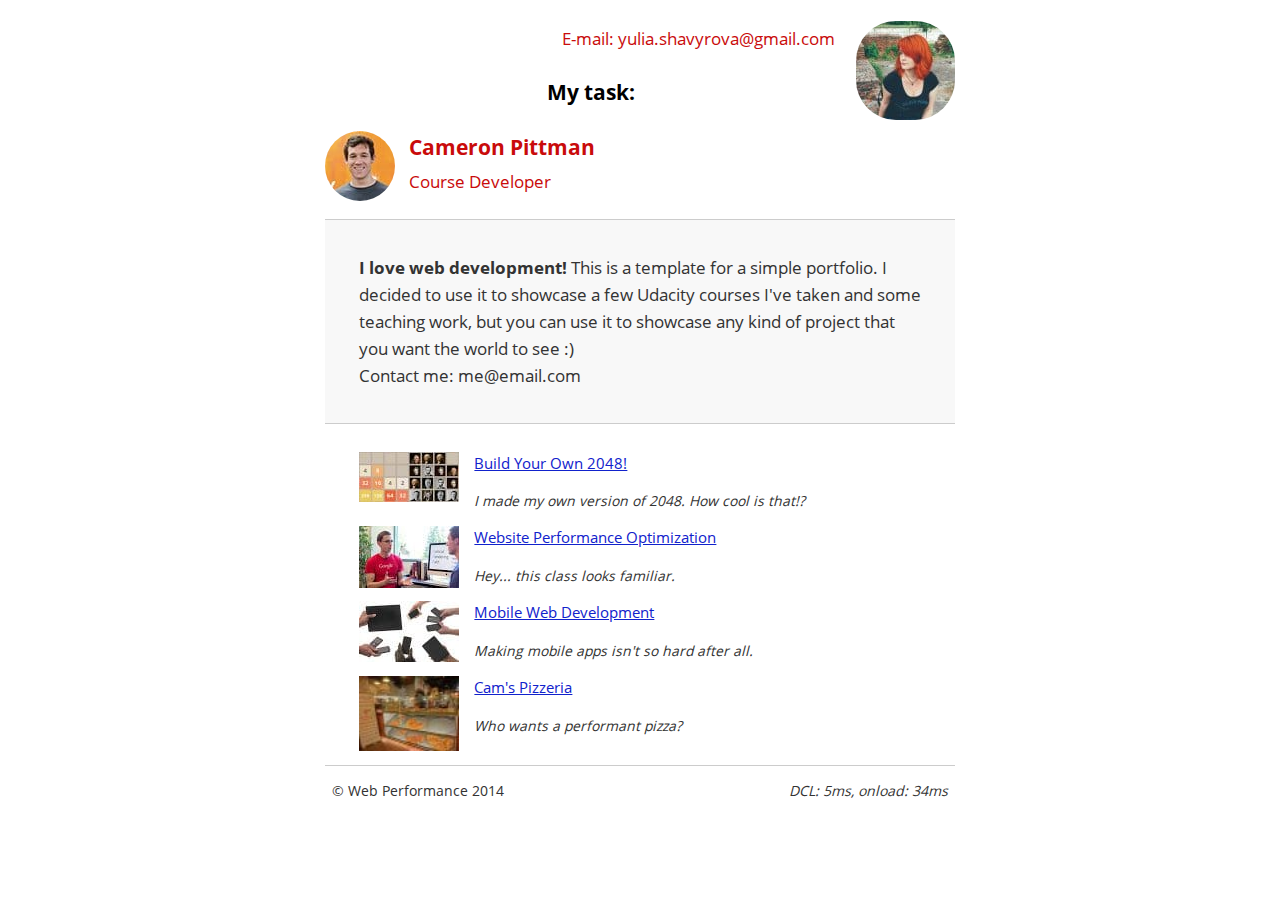
<file: index.html>
<!DOCTYPE html>
<html lang="en">
 <style>@font-face{font-family:'Open Sans';font-style:normal;font-weight:400;src:local('Open Sans'),local('OpenSans'),url(fonts/OpenSans400Cyr.woff2) format('woff2');unicode-range:U+0400-045F,U+0490-0491,U+04B0-04B1,U+2116}@font-face{font-family:'Open Sans';font-style:normal;font-weight:400;src:local('Open Sans'),local('OpenSans'),url(fonts/OpenSans400Lat.woff2) format('woff2');unicode-range:U+0000-00FF,U+0131,U+0152-0153,U+02C6,U+02DA,U+02DC,U+2000-206F,U+2074,U+20AC,U+2212,U+2215}@font-face{font-family:'Open Sans';font-style:normal;font-weight:700;src:local('Open Sans Bold'),local('OpenSans-Bold'),url(fonts/OpenSans700Cyr.woff2) format('woff2');unicode-range:U+0400-045F,U+0490-0491,U+04B0-04B1,U+2116}@font-face{font-family:'Open Sans';font-style:normal;font-weight:700;src:local('Open Sans Bold'),local('OpenSans-Bold'),url(fonts/OpenSans700Lat.woff2) format('woff2');unicode-range:U+0000-00FF,U+0131,U+0152-0153,U+02C6,U+02DA,U+02DC,U+2000-206F,U+2074,U+20AC,U+2212,U+2215}html{overflow-y:scroll;-webkit-tap-highlight-color:rgba(0,0,0,0);-ms-text-size-adjust:100%;-webkit-text-size-adjust:none;}</style><head><meta charset="utf-8"><meta name="viewport" content="width=device-width, initial-scale=1"><title>Cameron Pittman: Portfolio</title><link href="css/print.css" rel="stylesheet" media="print"><script async src="https://www.google-analytics.com/analytics.js"></script><script async src="js/perfmatters.js"></script></head><style>body{margin:0;font-size:14px;line-height:1.61;font-weight:400;background:#fff;}body,button,input,select,textarea{font-family:'Open Sans',sans-serif;color:#333;}header,footer,.container{max-width:45em;margin:0 auto;}header{padding:0 0.5em;color:#C90B0B;}header img{border-radius:40px;float:left;}header p{font-size:1.5em;font-weight:bold;padding-left:4em;}header p span{font-size:0.8em;font-weight:normal;}@media only screen and (max-width:480px){body{font-size: 12px;}header p{padding-left: 4.5em;}}</style><body><header><style>img{border:0;max-width:100%;}.my-photo{float:right;}.my-info{text-align:right;padding-right:120px}h3{font-size:1.5em;color:#000;text-align:center;}</style><img src="img/photo_99x99-min.jpg" alt="" class="my-photo"><p class="my-info"><span>E-mail: yulia.shavyrova@gmail.com</span></p><h3>My task:</h3><a href="/"><img src="img/profilepic-min.jpg"></a><p>Cameron Pittman<br><span>Course Developer</span></p></header><div class="container"><style>b,strong{font-weight:bold;}.hero{padding:2em;background-color:#f8f8f8;font-size:1.2em;border-bottom:1px solid #ccc;border-top:1px solid #ccc;}</style><div class="hero"><strong>I love web development!</strong> This is a template for a simple portfolio. I decided to use it to showcase a few Udacity courses I've taken and some teaching work, but you can use it to showcase any kind of project that you want the world to see :) <br> Contact me: me@email.com</div><style>  a{color:#12C;}a:visited{color:#61C;}a:focus{outline:thin dotted;}a:hover,a:active{color:#c00;outline:0;}.content{padding:1em 1em;}.content li{list-style-type:none;font-size:1.1em;}li img{float:left;padding-right:1em;}li p{font-size:0.9em;font-style:italic;}ul,ol{margin:1em 0;padding:0 0 0 20px;}</style><div class="content"><ul><li><img src="img/2048-min.jpg"><a href="project-2048.html">Build Your Own 2048!</a><p>I made my own version of 2048. How cool is that!?</p></li><li><img src="img/webperf-min.jpg"><a href="project-webperf.html">Website Performance Optimization</a><p>Hey... this class looks familiar.</p></li><li><img src="img/webdev-min.jpg"><a href="project-mobile.html">Mobile Web Development</a><p>Making mobile apps isn't so hard after all.</p></li><li><img style="width: 100px;" src="views/images/pizzeria-min.jpg"><a href="views/pizza.html">Cam's Pizzeria</a><p>Who wants a performant pizza?</p></li></ul></div><style>footer{padding:0 0.5em;border-top:1px solid #ccc;}footer span{float:right;font-style:italic;}</style><footer><p>&copy; Web Performance 2014 <span id="crp-stats"></span></p></footer></div><script>(function(w,g){w['GoogleAnalyticsObject']=g;w[g]=w[g]||function(){(w[g].q=w[g].q||[]).push(arguments)};w[g].l=1*new Date();})(window,'ga');ga('create', 'UA-XXXX-Y');ga('send', 'pageview');</script></body>
</html>
</file>
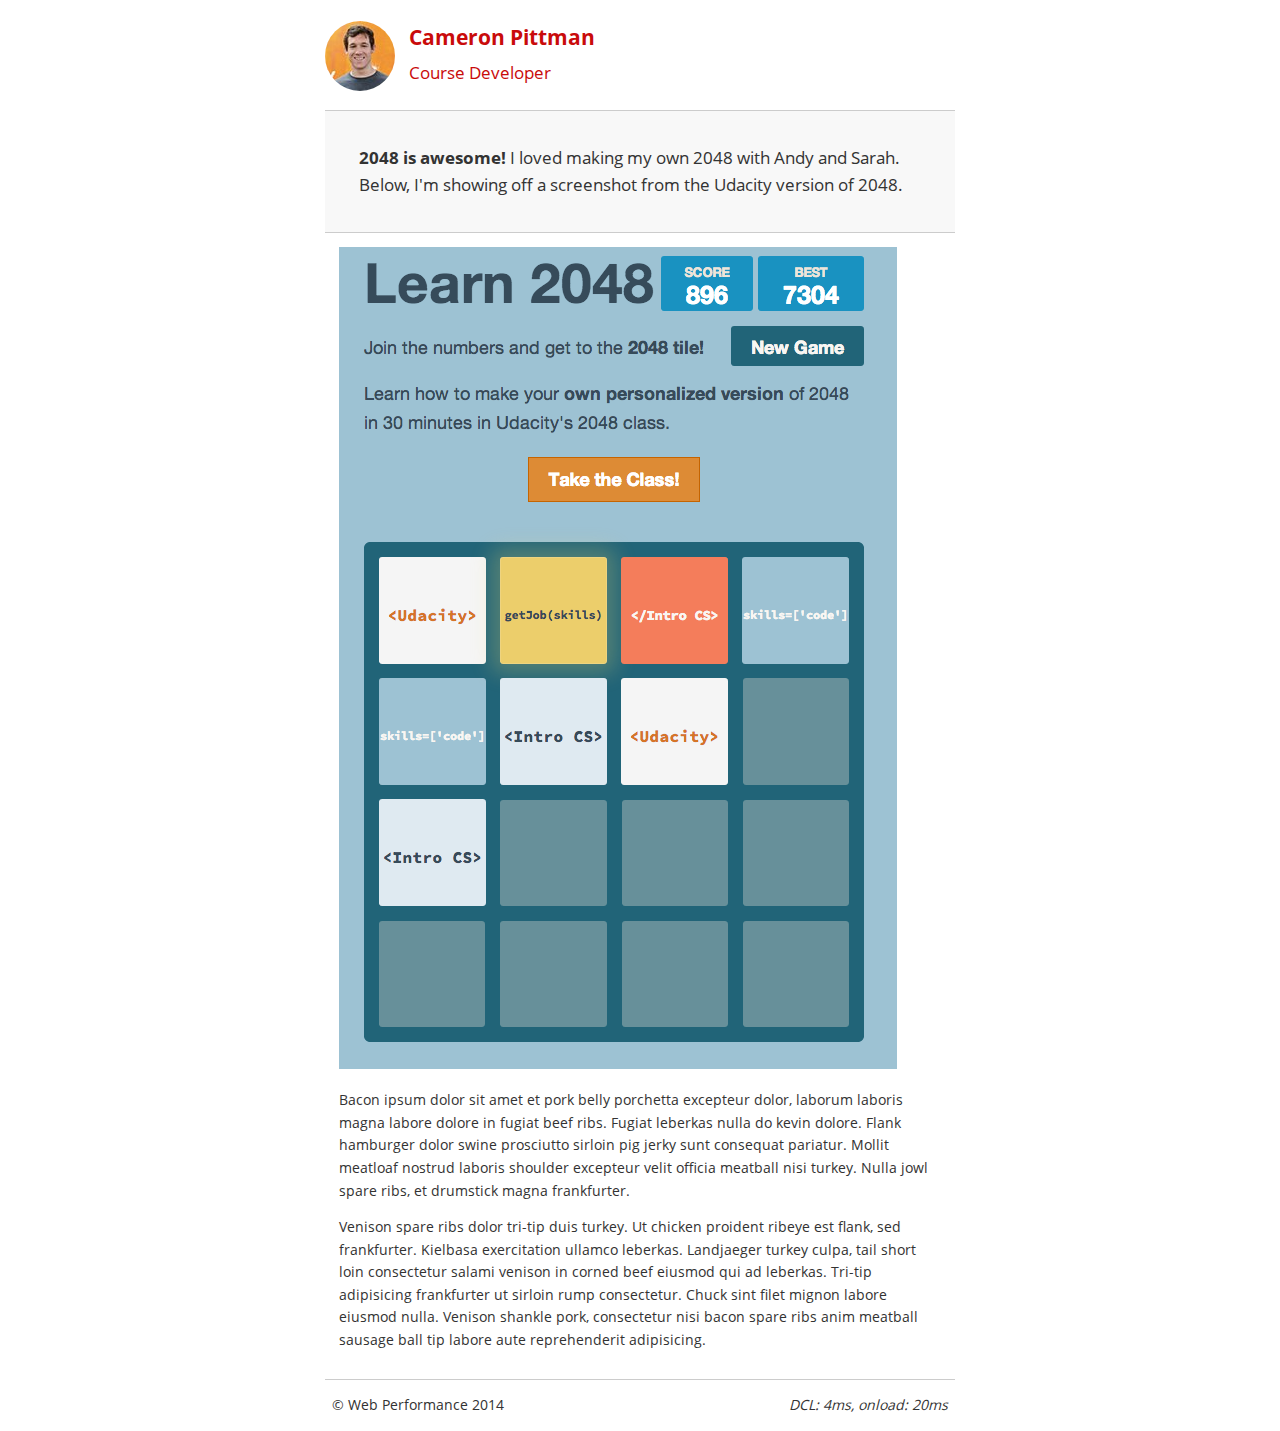
<file: project-2048.html>
<!DOCTYPE html>
<html lang="en">
  <style>
     @font-face{font-family:'Open Sans';font-style:normal;font-weight:400;src:local('Open Sans'),local('OpenSans'),url(fonts/OpenSans400Cyr.woff2) format('woff2');unicode-range:U+0400-045F,U+0490-0491,U+04B0-04B1,U+2116}@font-face{font-family:'Open Sans';font-style:normal;font-weight:400;src:local('Open Sans'),local('OpenSans'),url(fonts/OpenSans400Lat.woff2) format('woff2');unicode-range:U+0000-00FF,U+0131,U+0152-0153,U+02C6,U+02DA,U+02DC,U+2000-206F,U+2074,U+20AC,U+2212,U+2215}@font-face{font-family:'Open Sans';font-style:normal;font-weight:700;src:local('Open Sans Bold'),local('OpenSans-Bold'),url(fonts/OpenSans700Cyr.woff2) format('woff2');unicode-range:U+0400-045F,U+0490-0491,U+04B0-04B1,U+2116}@font-face{font-family:'Open Sans';font-style:normal;font-weight:700;src:local('Open Sans Bold'),local('OpenSans-Bold'),url(fonts/OpenSans700Lat.woff2) format('woff2');unicode-range:U+0000-00FF,U+0131,U+0152-0153,U+02C6,U+02DA,U+02DC,U+2000-206F,U+2074,U+20AC,U+2212,U+2215}
     html{overflow-y:scroll;-webkit-tap-highlight-color:rgba(0,0,0,0);-ms-text-size-adjust:100%;-webkit-text-size-adjust:none;}
  </style>
  <head>
    <meta charset="utf-8">
    <meta name="viewport" content="width=device-width, initial-scale=1">
    <title>Cameron Pittman: Portfolio</title>
    <link href="css/print.css" rel="stylesheet" media="print">
    <script async src="//www.google-analytics.com/analytics.js"></script>
    <script async src="js/perfmatters.js"></script>
  </head>
  <style>
    body{margin:0;font-size:14px;line-height:1.61;font-weight:400;background:#fff;}body,button,input,select,textarea{font-family:'Open Sans',sans-serif;color:#333;}header,footer,.container{max-width:45em;margin:0 auto;}header{padding:0 0.5em;color:#C90B0B;}header img{border-radius:40px;float:left;}header p{font-size:1.5em;font-weight:bold;padding-left:4em;}header p span{font-size:0.8em;font-weight:normal;}
    @media only screen and (max-width:480px){body{font-size: 12px;}header p{padding-left: 4.5em;}}
    </style>
  <body>
    <header>
      <style>
         img{border:0;max-width:100%;}
      </style>
      <a href="/"><img src="img/profilepic.jpg"></a>
      <p>Cameron Pittman<br><span>Course Developer</span></p>
    </header>

    <div class="container">
      <style>
          b,strong{font-weight:bold;}.hero{padding:2em;background-color:#f8f8f8;font-size:1.2em;border-bottom:1px solid #ccc;border-top:1px solid #ccc;}
      </style>
      <div class="hero">
        <strong>2048 is awesome!</strong> I loved making my own 2048 with Andy and Sarah. Below, I'm showing off a screenshot from the Udacity version of 2048.
      </div>
      <style>
          .content{padding:1em 1em;}
      </style>
      <div class="content">

        <img class="img-responsive" src="img/2048.png">

        <p>Bacon ipsum dolor sit amet et pork belly porchetta excepteur dolor, laborum laboris magna labore dolore in fugiat beef ribs. Fugiat leberkas nulla do kevin dolore. Flank hamburger dolor swine prosciutto sirloin pig jerky sunt consequat pariatur. Mollit meatloaf nostrud laboris shoulder excepteur velit officia meatball nisi turkey. Nulla jowl spare ribs, et drumstick magna frankfurter.</p>

        <p>Venison spare ribs dolor tri-tip duis turkey. Ut chicken proident ribeye est flank, sed frankfurter. Kielbasa exercitation ullamco leberkas. Landjaeger turkey culpa, tail short loin consectetur salami venison in corned beef eiusmod qui ad leberkas. Tri-tip adipisicing frankfurter ut sirloin rump consectetur. Chuck sint filet mignon labore eiusmod nulla. Venison shankle pork, consectetur nisi bacon spare ribs anim meatball sausage ball tip labore aute reprehenderit adipisicing.</p>

    </div>
    <style>
        footer{padding:0 0.5em;border-top:1px solid #ccc;}footer span{float:right;font-style:italic;}
    </style>
    <footer>
      <p>&copy; Web Performance 2014 <span id="crp-stats"></span></p>
    </footer>
    <script>
      (function(w,g){w['GoogleAnalyticsObject']=g;
      w[g]=w[g]||function(){(w[g].q=w[g].q||[]).push(arguments)};w[g].l=1*new Date();})(window,'ga');
      ga('create', 'UA-XXXX-Y');
      ga('send', 'pageview');
    </script>
  </body>
</html>
</file>
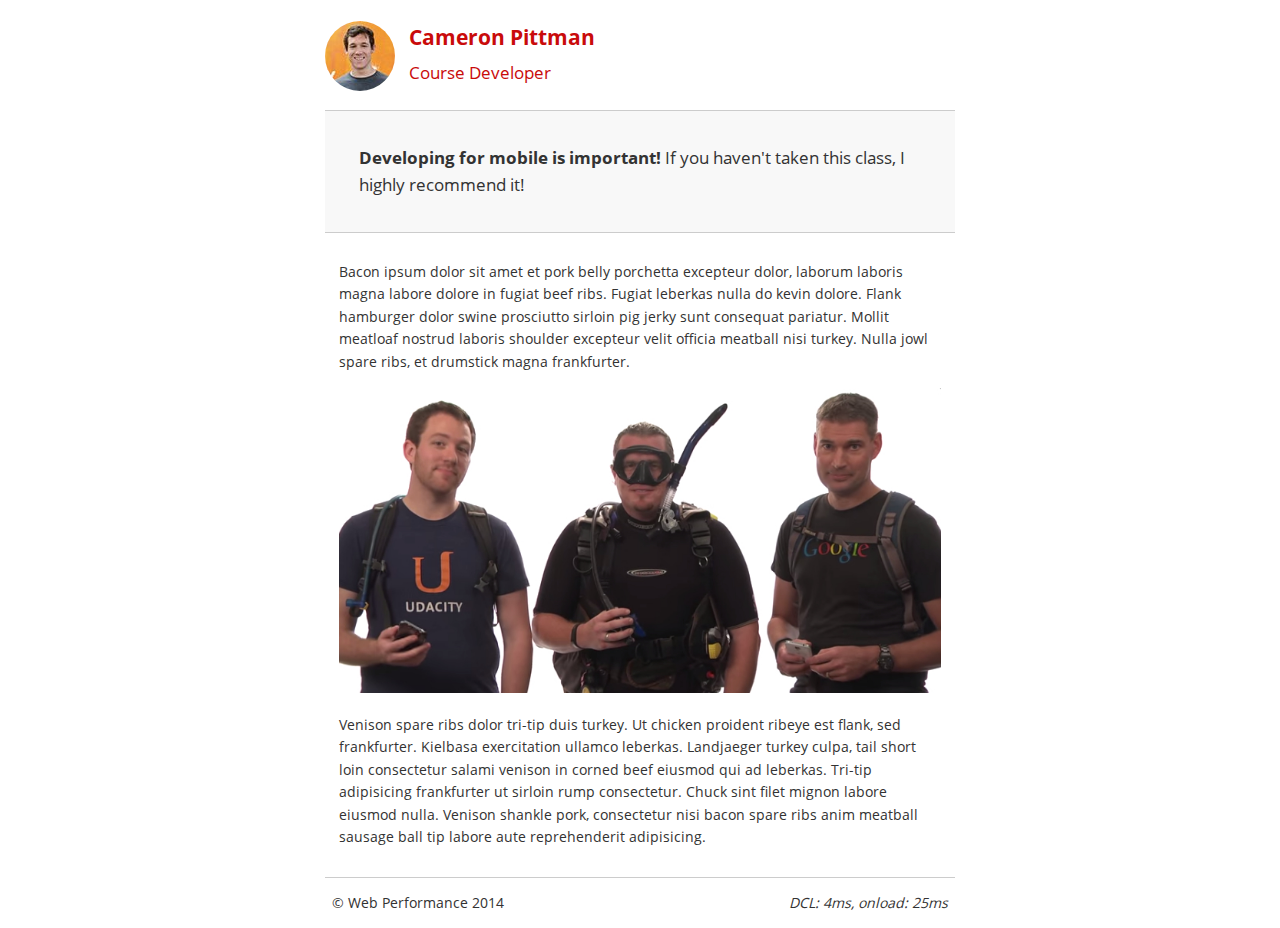
<file: project-mobile.html>
<!DOCTYPE html>
<html lang="en">
  <style>
     @font-face{font-family:'Open Sans';font-style:normal;font-weight:400;src:local('Open Sans'),local('OpenSans'),url(fonts/OpenSans400Cyr.woff2) format('woff2');unicode-range:U+0400-045F,U+0490-0491,U+04B0-04B1,U+2116}@font-face{font-family:'Open Sans';font-style:normal;font-weight:400;src:local('Open Sans'),local('OpenSans'),url(fonts/OpenSans400Lat.woff2) format('woff2');unicode-range:U+0000-00FF,U+0131,U+0152-0153,U+02C6,U+02DA,U+02DC,U+2000-206F,U+2074,U+20AC,U+2212,U+2215}@font-face{font-family:'Open Sans';font-style:normal;font-weight:700;src:local('Open Sans Bold'),local('OpenSans-Bold'),url(fonts/OpenSans700Cyr.woff2) format('woff2');unicode-range:U+0400-045F,U+0490-0491,U+04B0-04B1,U+2116}@font-face{font-family:'Open Sans';font-style:normal;font-weight:700;src:local('Open Sans Bold'),local('OpenSans-Bold'),url(fonts/OpenSans700Lat.woff2) format('woff2');unicode-range:U+0000-00FF,U+0131,U+0152-0153,U+02C6,U+02DA,U+02DC,U+2000-206F,U+2074,U+20AC,U+2212,U+2215}
     html{overflow-y:scroll;-webkit-tap-highlight-color:rgba(0,0,0,0);-ms-text-size-adjust:100%;-webkit-text-size-adjust:none;}
  </style>
  <head>
    <meta charset="utf-8">
    <meta name="viewport" content="width=device-width, initial-scale=1">
    <title>Cameron Pittman: Portfolio</title>
    <link href="css/print.css" rel="stylesheet" media="print">
    <script async src="//www.google-analytics.com/analytics.js"></script>
    <script async src="js/perfmatters.js"></script>
  </head>
  <style>
    body{margin:0;font-size:14px;line-height:1.61;font-weight:400;background:#fff;}body,button,input,select,textarea{font-family:'Open Sans',sans-serif;color:#333;}header,footer,.container{max-width:45em;margin:0 auto;}header{padding:0 0.5em;color:#C90B0B;}header img{border-radius:40px;float:left;}header p{font-size:1.5em;font-weight:bold;padding-left:4em;}header p span{font-size:0.8em;font-weight:normal;}
    @media only screen and (max-width:480px){body{font-size: 12px;}header p{padding-left: 4.5em;}}
  </style>
  <body>
    <header>
     <style>
         img{border:0;max-width:100%;}
      </style>
      <a href="/"><img src="img/profilepic.jpg"></a>
      <p>Cameron Pittman<br><span>Course Developer</span></p>
    </header>

    <div class="container">
      <style>
          b,strong{font-weight:bold;}.hero{padding:2em;background-color:#f8f8f8;font-size:1.2em;border-bottom:1px solid #ccc;border-top:1px solid #ccc;}
      </style>
      <div class="hero">
        <strong>Developing for mobile is important!</strong> If you haven't taken this class, I highly recommend it!
      </div>
      <style>
          .content{padding:1em 1em;}
      </style>
      <div class="content">

        <p>Bacon ipsum dolor sit amet et pork belly porchetta excepteur dolor, laborum laboris magna labore dolore in fugiat beef ribs. Fugiat leberkas nulla do kevin dolore. Flank hamburger dolor swine prosciutto sirloin pig jerky sunt consequat pariatur. Mollit meatloaf nostrud laboris shoulder excepteur velit officia meatball nisi turkey. Nulla jowl spare ribs, et drumstick magna frankfurter.</p>

        <img src="img/mobilewebdev.jpg">

        <p>Venison spare ribs dolor tri-tip duis turkey. Ut chicken proident ribeye est flank, sed frankfurter. Kielbasa exercitation ullamco leberkas. Landjaeger turkey culpa, tail short loin consectetur salami venison in corned beef eiusmod qui ad leberkas. Tri-tip adipisicing frankfurter ut sirloin rump consectetur. Chuck sint filet mignon labore eiusmod nulla. Venison shankle pork, consectetur nisi bacon spare ribs anim meatball sausage ball tip labore aute reprehenderit adipisicing.</p>

    </div>
    <style>
        footer{padding:0 0.5em;border-top:1px solid #ccc;}footer span{float:right;font-style:italic;}
    </style>
    <footer>
      <p>&copy; Web Performance 2014 <span id="crp-stats"></span></p>
    </footer>
    <script>
      (function(w,g){w['GoogleAnalyticsObject']=g;
      w[g]=w[g]||function(){(w[g].q=w[g].q||[]).push(arguments)};w[g].l=1*new Date();})(window,'ga');
      ga('create', 'UA-XXXX-Y');
      ga('send', 'pageview');
    </script>
  </body>
</html>
</file>
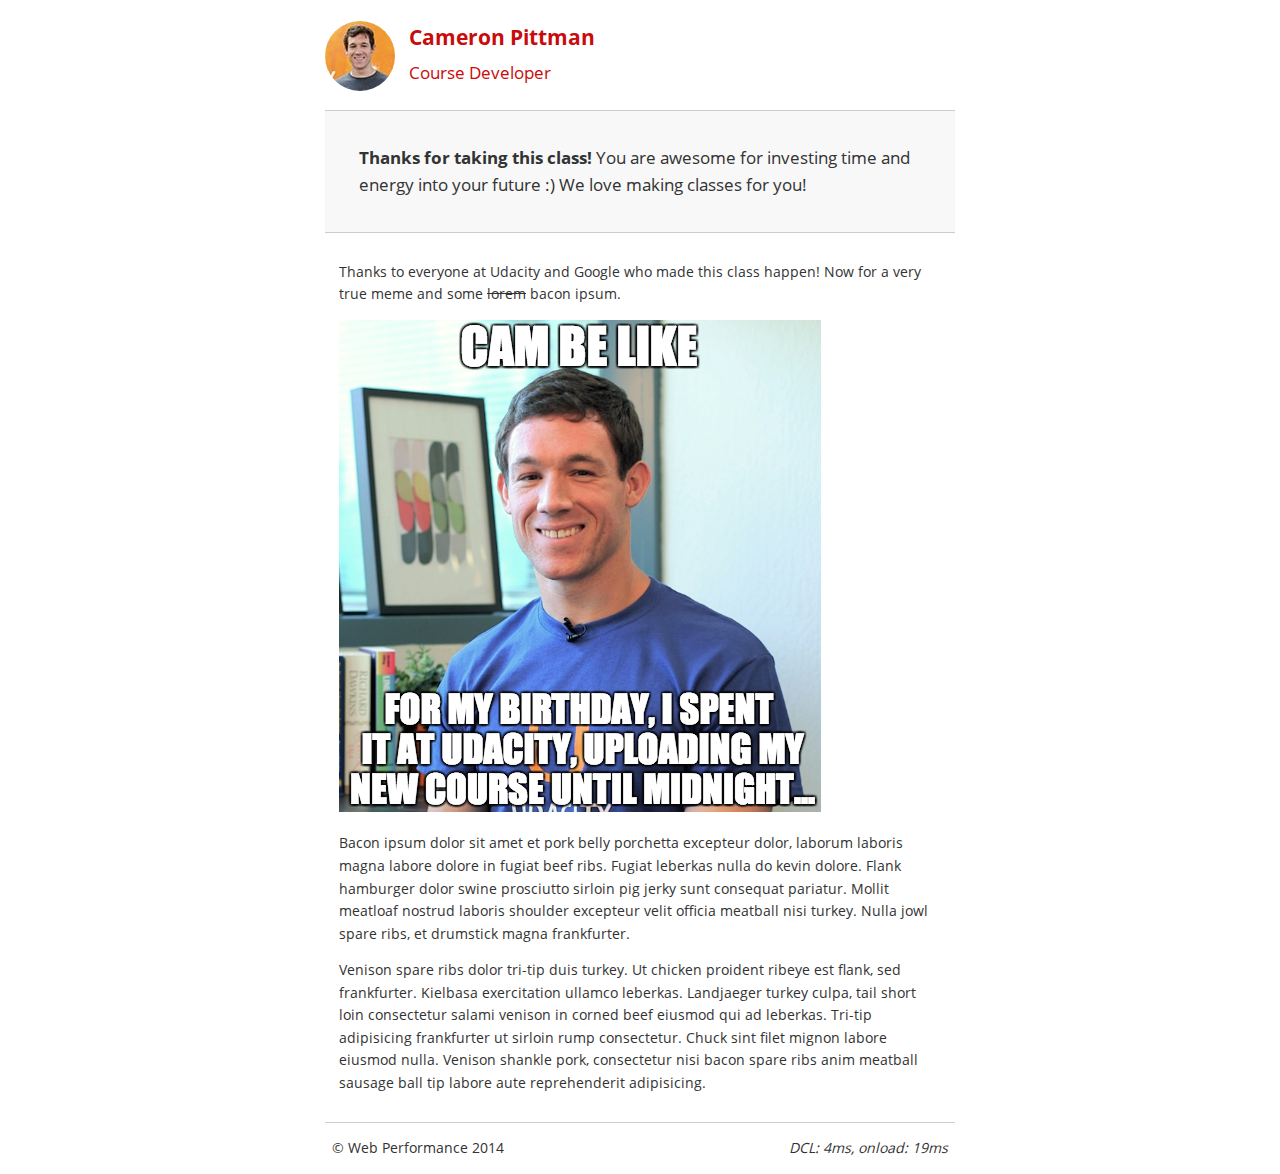
<file: project-webperf.html>
<!DOCTYPE html>
<html lang="en">
  <style>
     @font-face{font-family:'Open Sans';font-style:normal;font-weight:400;src:local('Open Sans'),local('OpenSans'),url(fonts/OpenSans400Cyr.woff2) format('woff2');unicode-range:U+0400-045F,U+0490-0491,U+04B0-04B1,U+2116}@font-face{font-family:'Open Sans';font-style:normal;font-weight:400;src:local('Open Sans'),local('OpenSans'),url(fonts/OpenSans400Lat.woff2) format('woff2');unicode-range:U+0000-00FF,U+0131,U+0152-0153,U+02C6,U+02DA,U+02DC,U+2000-206F,U+2074,U+20AC,U+2212,U+2215}@font-face{font-family:'Open Sans';font-style:normal;font-weight:700;src:local('Open Sans Bold'),local('OpenSans-Bold'),url(fonts/OpenSans700Cyr.woff2) format('woff2');unicode-range:U+0400-045F,U+0490-0491,U+04B0-04B1,U+2116}@font-face{font-family:'Open Sans';font-style:normal;font-weight:700;src:local('Open Sans Bold'),local('OpenSans-Bold'),url(fonts/OpenSans700Lat.woff2) format('woff2');unicode-range:U+0000-00FF,U+0131,U+0152-0153,U+02C6,U+02DA,U+02DC,U+2000-206F,U+2074,U+20AC,U+2212,U+2215}
     html{overflow-y:scroll;-webkit-tap-highlight-color:rgba(0,0,0,0);-ms-text-size-adjust:100%;-webkit-text-size-adjust:none;}
  </style>
  <head>
    <meta charset="utf-8">
    <meta name="viewport" content="width=device-width, initial-scale=1">
    <title>Cameron Pittman: Portfolio</title>
    <link href="css/print.css" rel="stylesheet" media="print">
    <script async src="//www.google-analytics.com/analytics.js"></script>
    <script async src="js/perfmatters.js"></script>
  </head>
  <style>
    body{margin:0;font-size:14px;line-height:1.61;font-weight:400;background:#fff;}body,button,input,select,textarea{font-family:'Open Sans',sans-serif;color:#333;}header,footer,.container{max-width:45em;margin:0 auto;}header{padding:0 0.5em;color:#C90B0B;}header img{border-radius:40px;float:left;}header p{font-size:1.5em;font-weight:bold;padding-left:4em;}header p span{font-size:0.8em;font-weight:normal;}
    @media only screen and (max-width:480px){body{font-size: 12px;}header p{padding-left: 4.5em;}}
    </style>
  <body>
    <header>
     <style>
         img{border:0;max-width:100%;}
      </style>
      <a href="/"><img src="img/profilepic.jpg"></a>
      <p>Cameron Pittman<br><span>Course Developer</span></p>
    </header>

    <div class="container">
     <style>
          b,strong{font-weight:bold;}.hero{padding:2em;background-color:#f8f8f8;font-size:1.2em;border-bottom:1px solid #ccc;border-top:1px solid #ccc;}
      </style>
      <div class="hero">
        <strong>Thanks for taking this class!</strong> You are awesome for investing time and energy into your future :) We love making classes for you!
      </div>
      <style>
          .content{padding:1em 1em;}
      </style>
      <div class="content">

        <p>Thanks to everyone at Udacity and Google who made this class happen! Now for a very true meme and some <strike>lorem</strike> bacon ipsum.</p>

        <img src="img/cam_be_like.jpg">

        <p>Bacon ipsum dolor sit amet et pork belly porchetta excepteur dolor, laborum laboris magna labore dolore in fugiat beef ribs. Fugiat leberkas nulla do kevin dolore. Flank hamburger dolor swine prosciutto sirloin pig jerky sunt consequat pariatur. Mollit meatloaf nostrud laboris shoulder excepteur velit officia meatball nisi turkey. Nulla jowl spare ribs, et drumstick magna frankfurter.</p>

        <p>Venison spare ribs dolor tri-tip duis turkey. Ut chicken proident ribeye est flank, sed frankfurter. Kielbasa exercitation ullamco leberkas. Landjaeger turkey culpa, tail short loin consectetur salami venison in corned beef eiusmod qui ad leberkas. Tri-tip adipisicing frankfurter ut sirloin rump consectetur. Chuck sint filet mignon labore eiusmod nulla. Venison shankle pork, consectetur nisi bacon spare ribs anim meatball sausage ball tip labore aute reprehenderit adipisicing.</p>

    </div>
    <style>
        footer{padding:0 0.5em;border-top:1px solid #ccc;}footer span{float:right;font-style:italic;}
    </style>
    <footer>
      <p>&copy; Web Performance 2014 <span id="crp-stats"></span></p>
    </footer>
    <script>
      (function(w,g){w['GoogleAnalyticsObject']=g;
      w[g]=w[g]||function(){(w[g].q=w[g].q||[]).push(arguments)};w[g].l=1*new Date();})(window,'ga');
      ga('create', 'UA-XXXX-Y');
      ga('send', 'pageview');
    </script>
  </body>
</html>
</file>
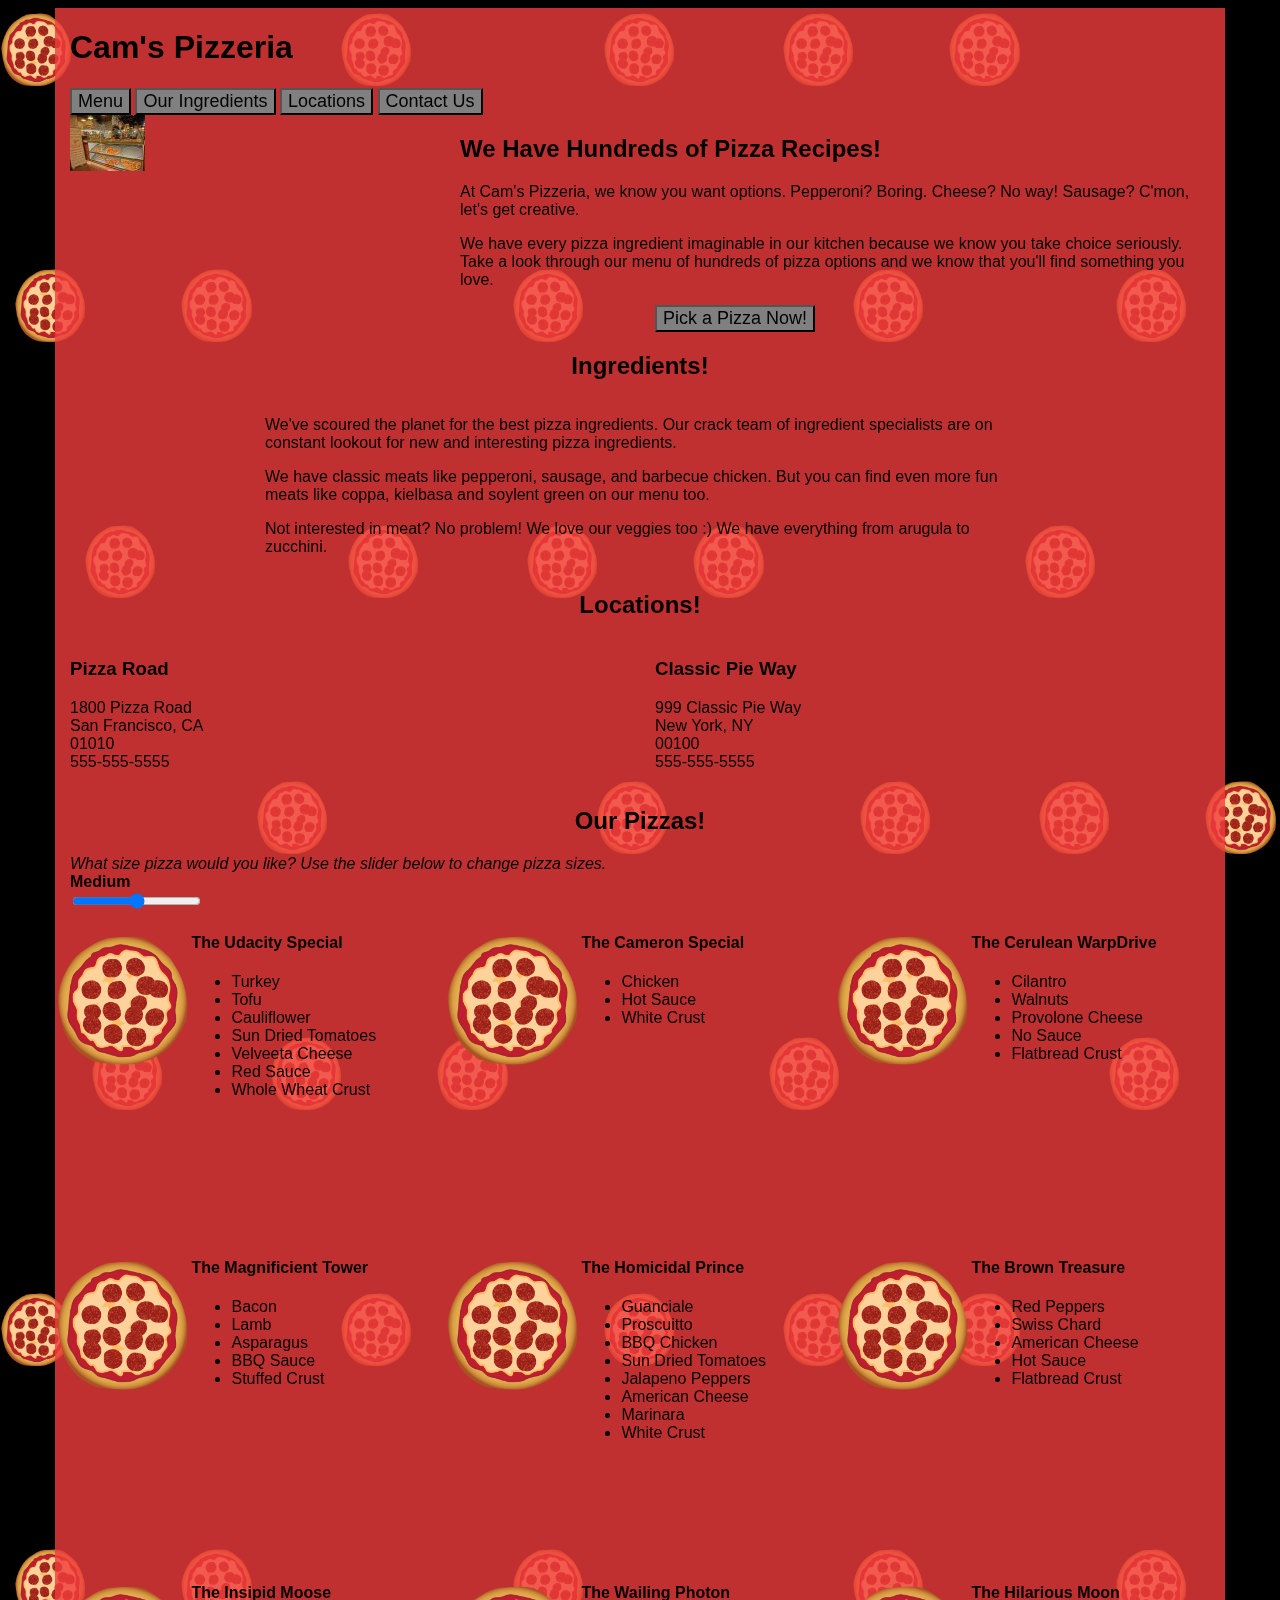
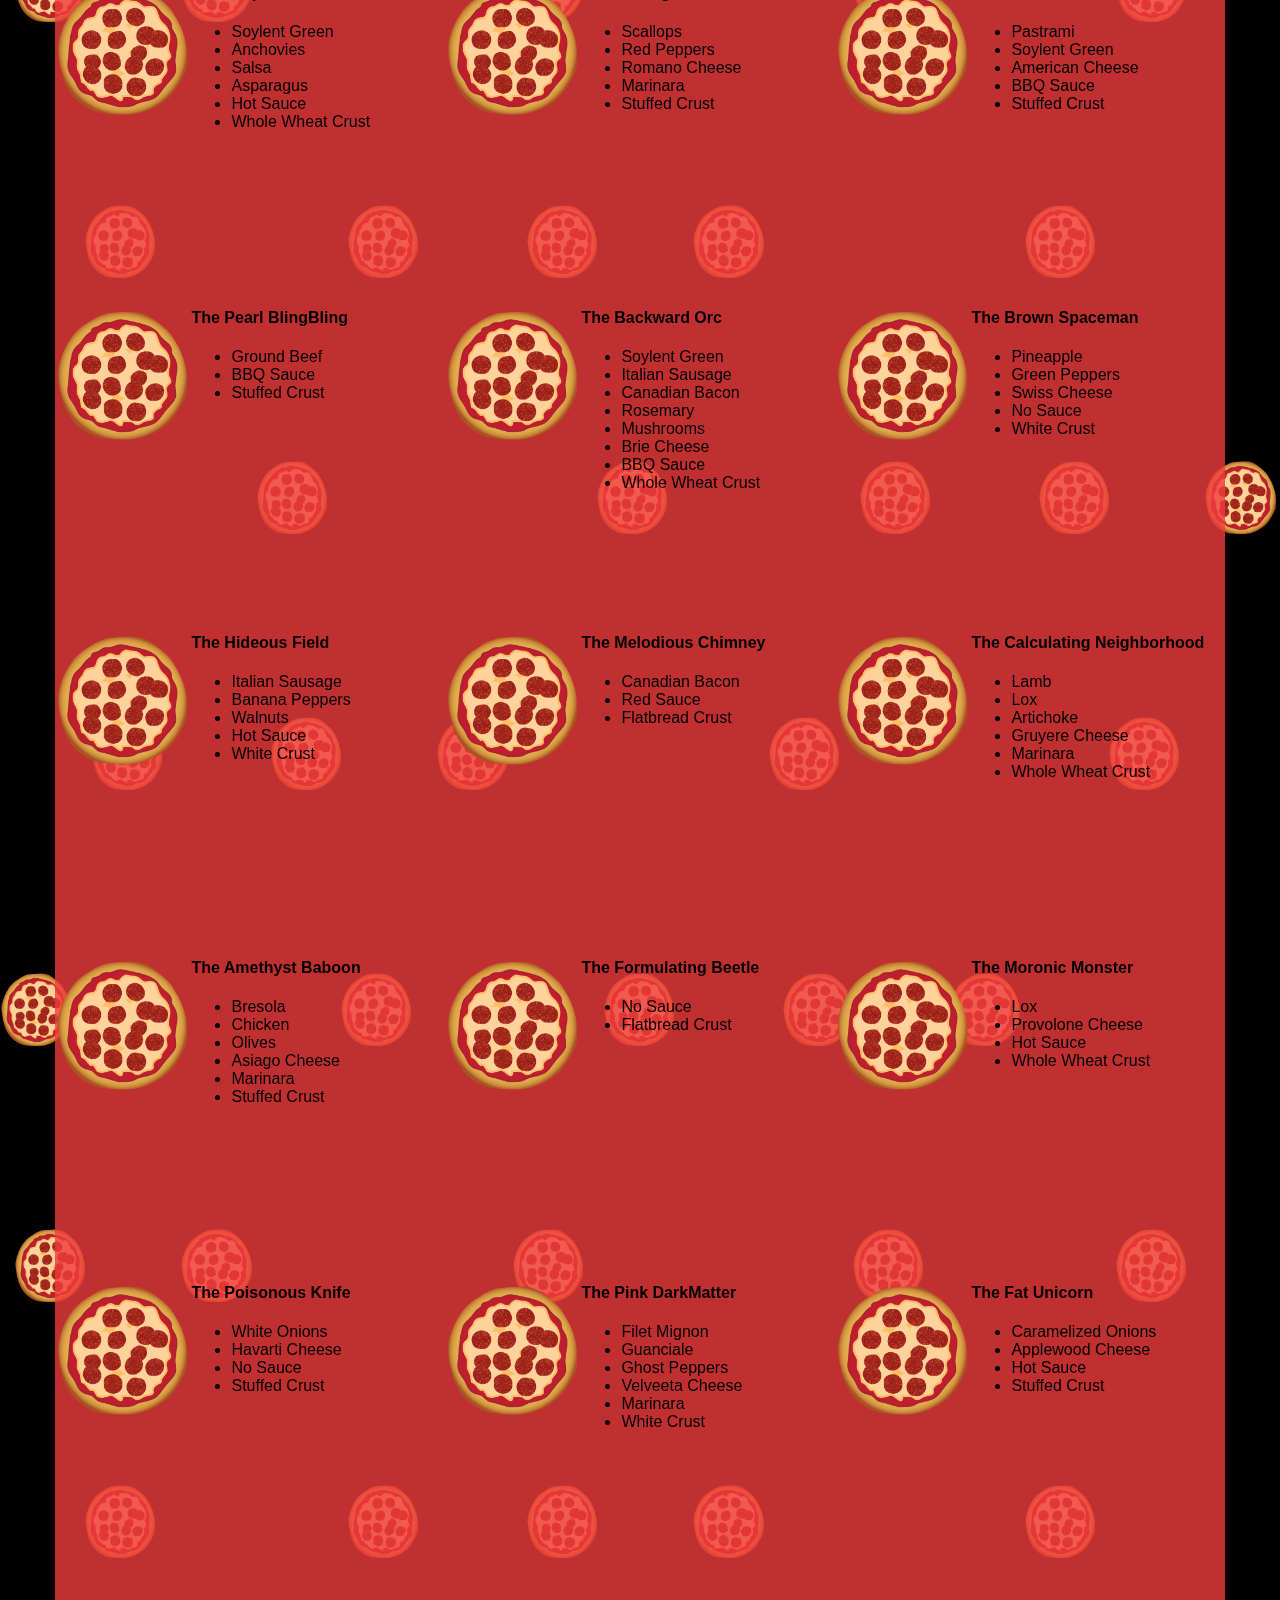
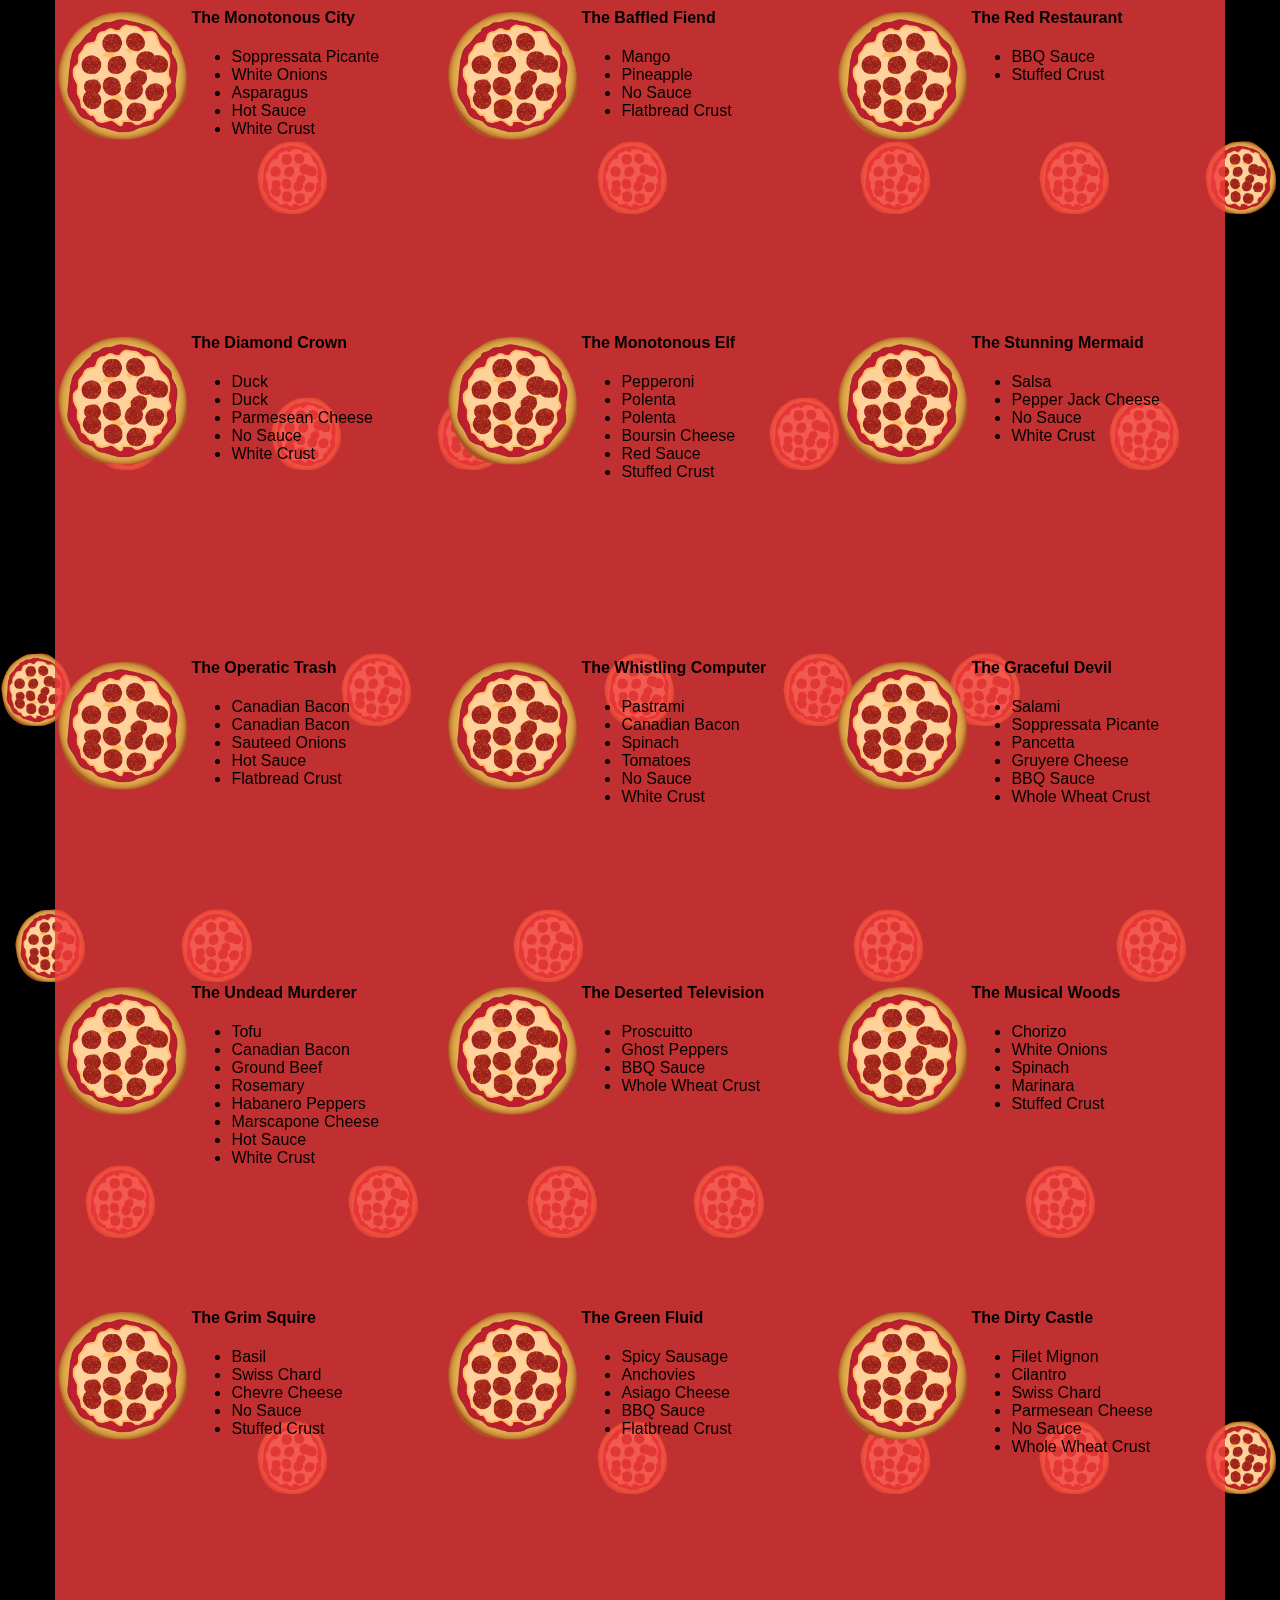
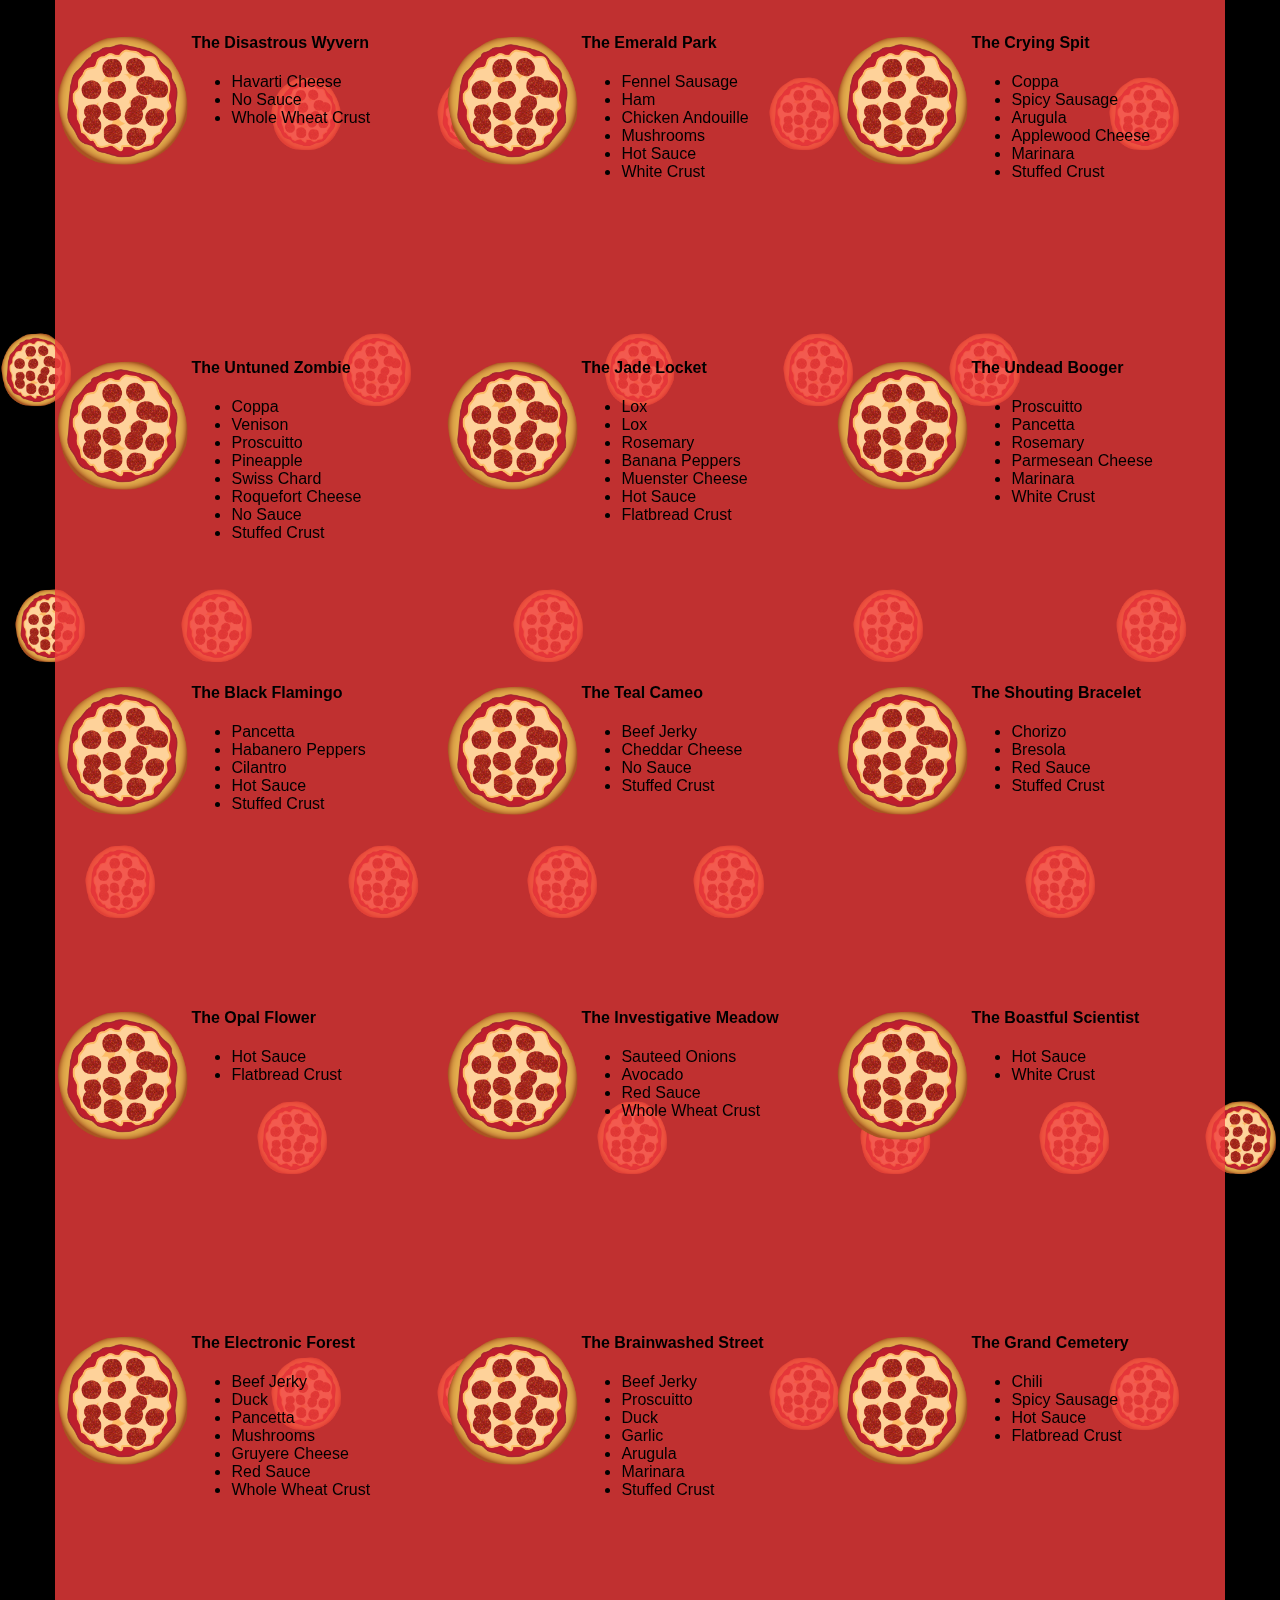
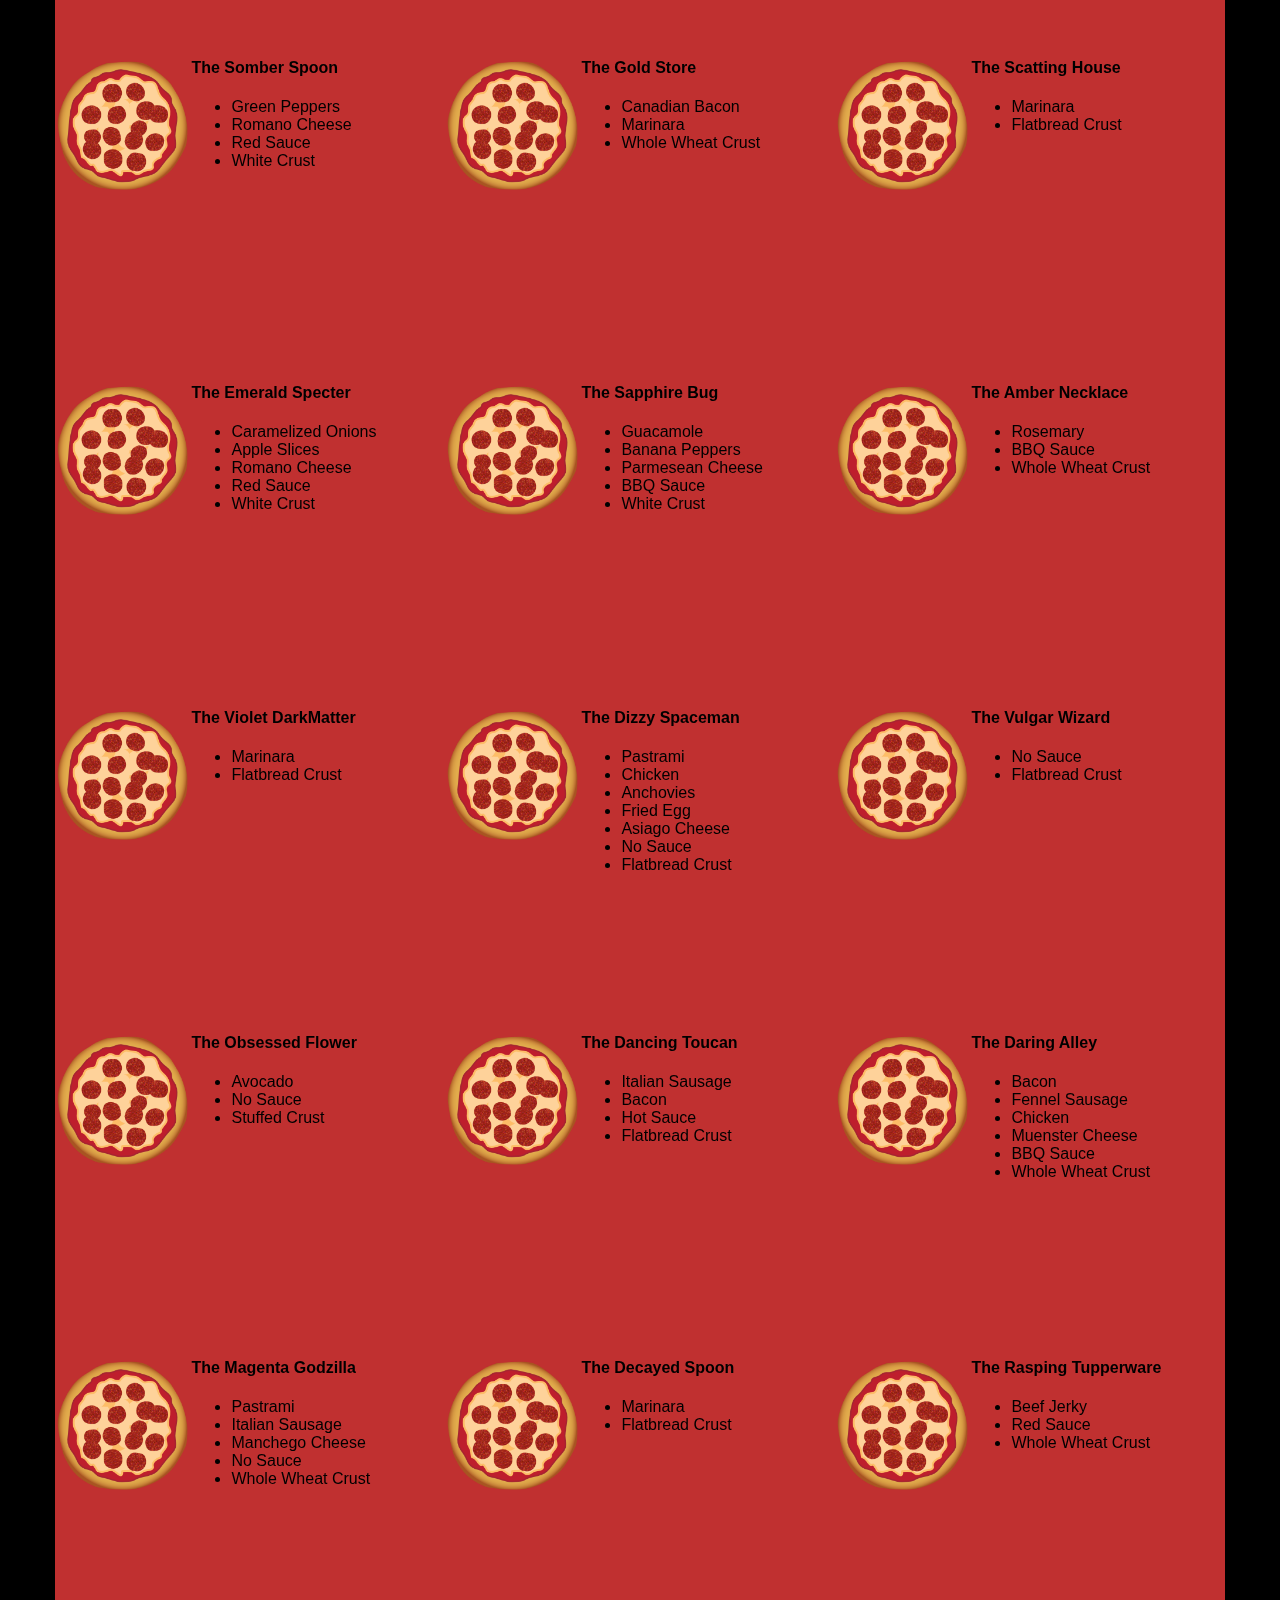
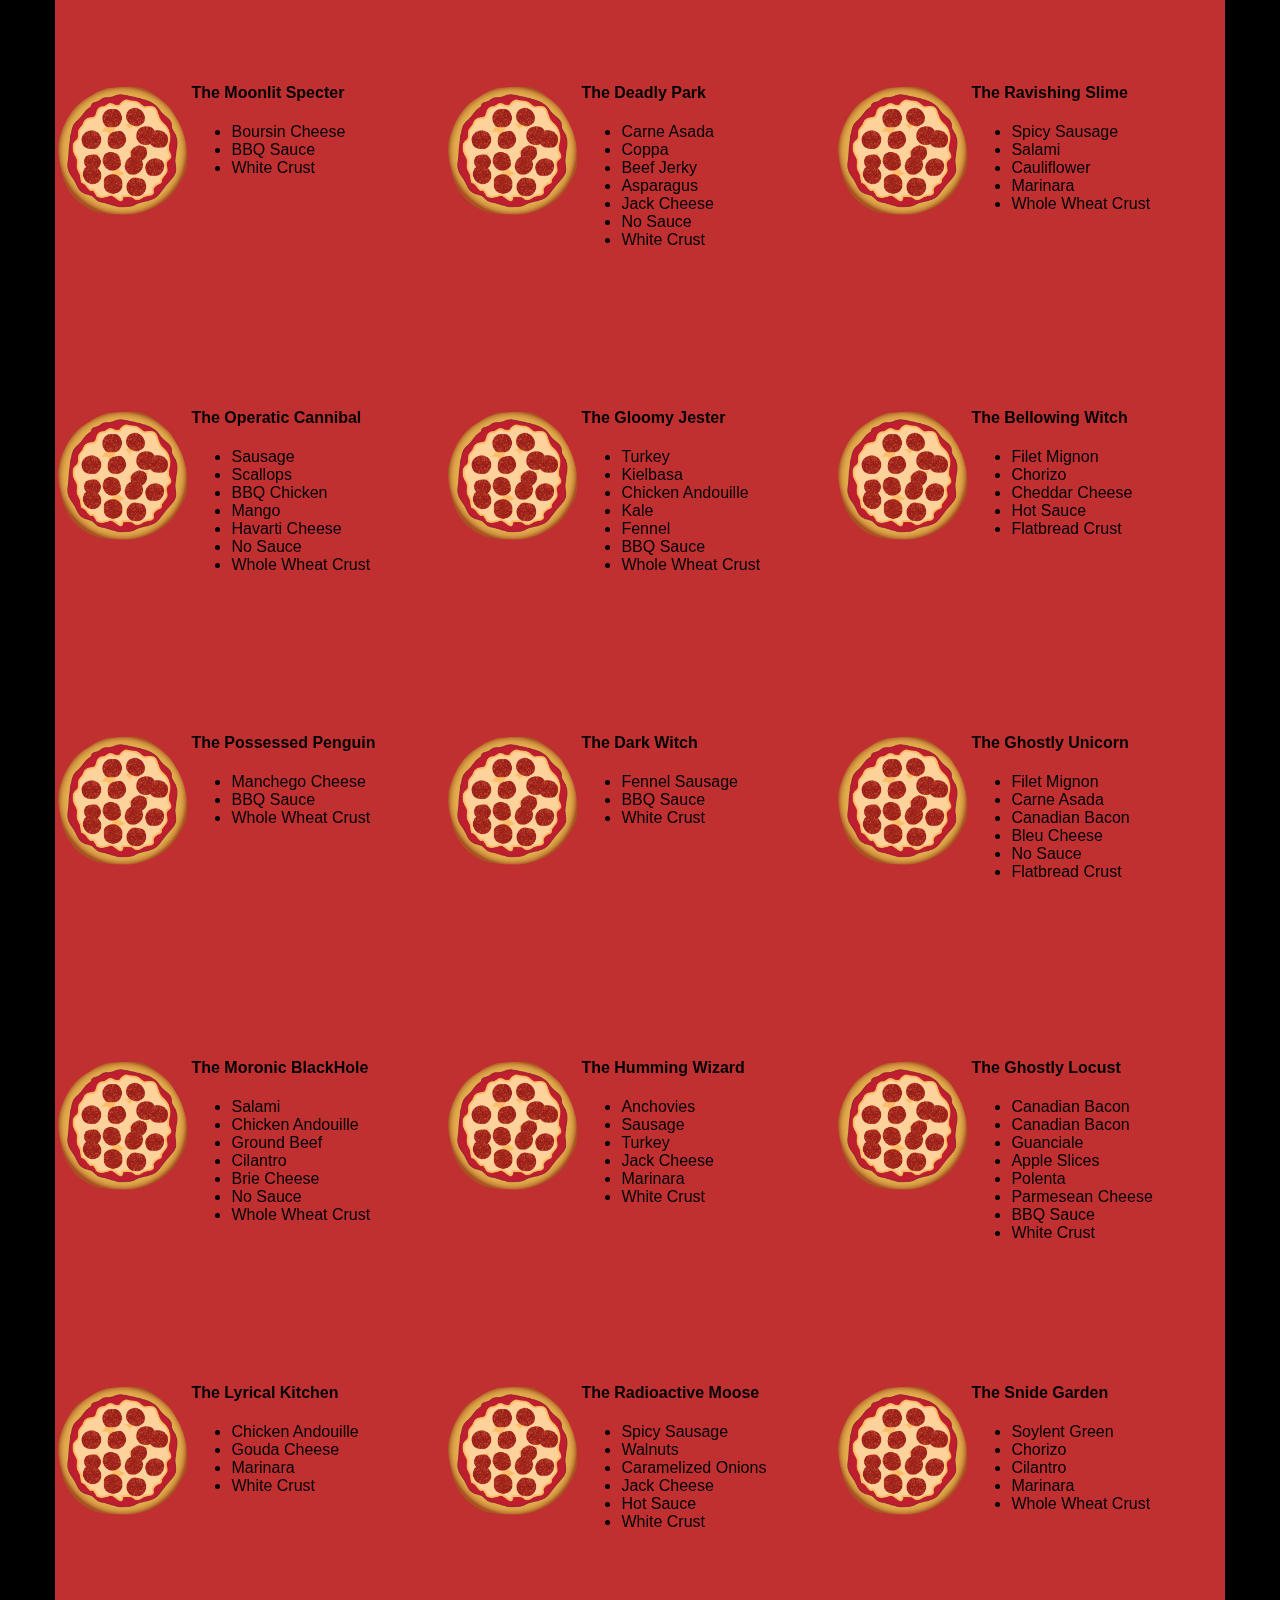
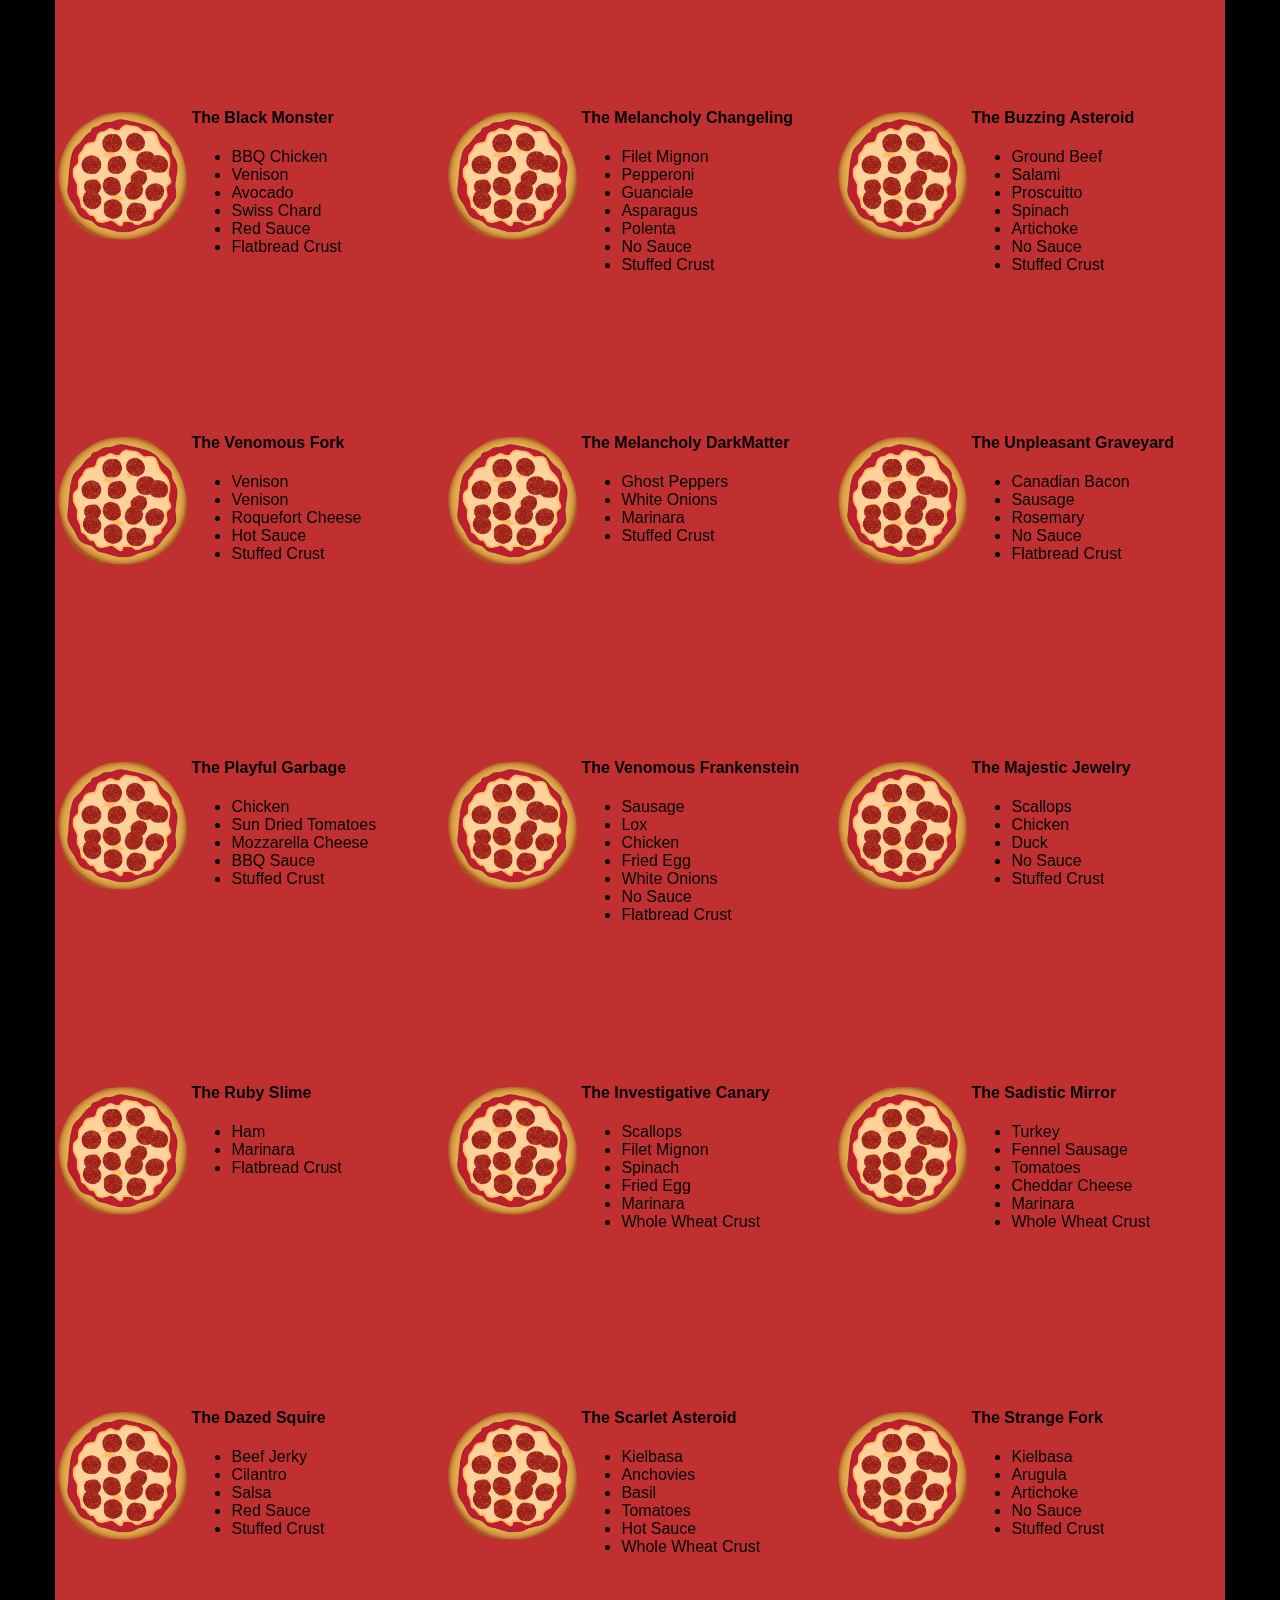
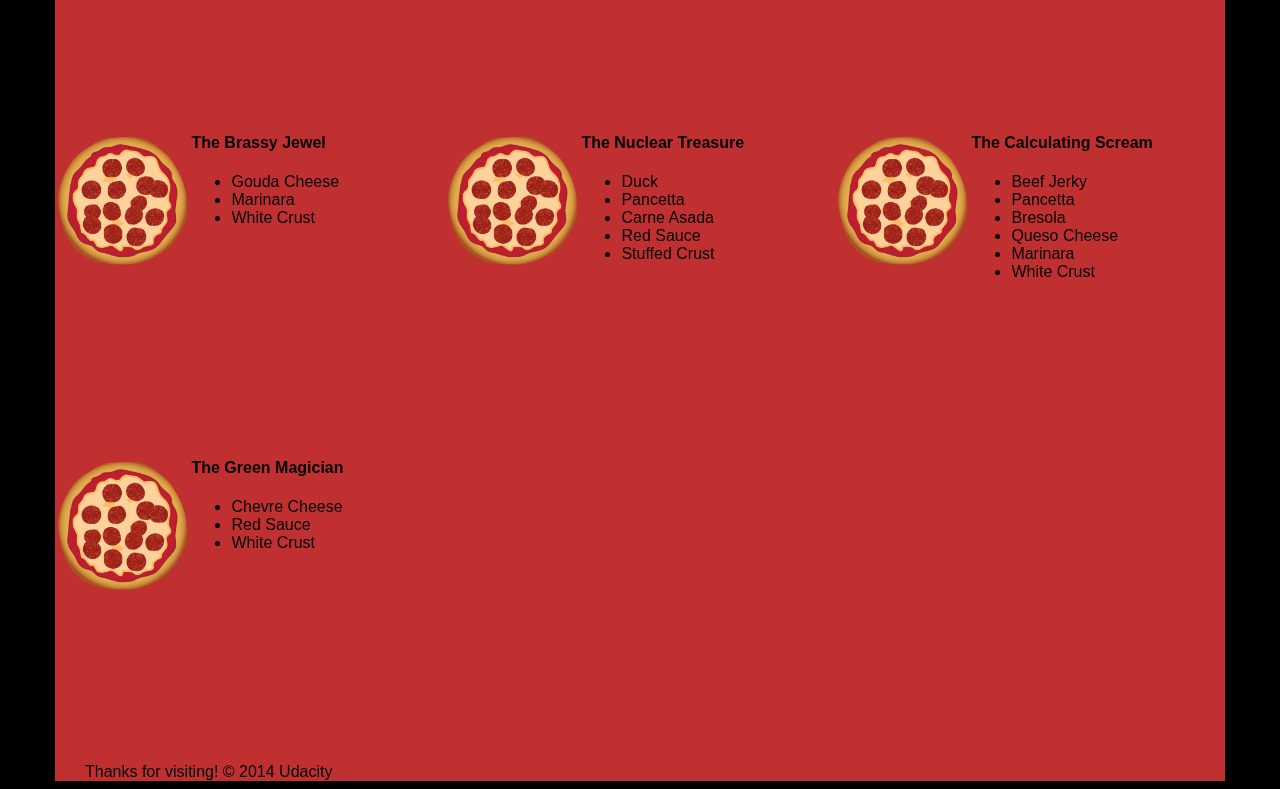
<file: views/pizza.html>
<!DOCTYPE HTML>
<html>
<head>
  <link rel="stylesheet" href="css/style.css">
  <link rel="stylesheet" href="css/bootstrap-grid.css">
</head>

<body>
  <div class="container">
    <div id="header" class="row">
      <div class="col-md-6">
        <div class="row">
          <div class="col-md-12">
            <h1>Cam's Pizzeria</h1>
            <div class="row">
              <div id="menu" class="col-md-12">
                <form action="#randomPizzas">
                  <input type="submit" value="Menu">
                </form>
                <form action="#ingredients">
                  <input type="submit" value="Our Ingredients">
                </form>
                <form action="#locations">
                  <input type="submit" value="Locations">
                </form>
                <form action="#" onsubmit="alert('Thanks for clicking! This button doesn\'t do anything because this is a fake pizzeria :\)')">
                  <input type="submit" value="Contact Us">
                </form>
              </div>
            </div>
          </div>
        </div>
      </div>
      <div id="movingPizzas1" class="col-md-6">
      </div>
    </div>
    <div id="callToAction" class="row">
      <div class="col-md-4">
        <img src="images/pizzeria.jpg" class="img-responsive"> <!-- Image credit to: http://commons.wikimedia.org/wiki/File:HK_TST_night_%E5%98%89%E8%98%AD%E9%81%93_Granville_Road_restaurant_Paisano's_Pizzeria_pizza_Dec-2013.JPG -->
      </div>
      <div class="col-md-8">
        <div class="row">
          <div class="col-md-12">
            <h2>We Have Hundreds of Pizza Recipes!</h2>
            <p>At Cam's Pizzeria, we know you want options. Pepperoni? Boring. Cheese? No way! Sausage? C'mon, let's get creative.</p>

            <p>We have every pizza ingredient imaginable in our kitchen because we know you take choice seriously. Take a look through our menu of hundreds of pizza options and we know that you'll find something you love.</p>
          </div>
        </div>
        <div class="row">
          <div class="col-md-6 col-md-push-3">
            <form action="#randomPizzas">
              <input type="submit" value="Pick a Pizza Now!">
            </form>
          </div>
        </div>
      </div>
    </div>
    <div id="ingredients" class="row">
      <div class="col-md-8 col-md-push-2">
        <div class="row">
          <div class="col-md-12 centered">
            <h2>Ingredients!</h2>
          </div>
        </div>
        <div class="row">
          <div class="col-md-12">
            <p>We've scoured the planet for the best pizza ingredients. Our crack team of ingredient specialists are on constant lookout for new and interesting pizza ingredients.</p>

            <p>We have classic meats like pepperoni, sausage, and barbecue chicken. But you can find even more fun meats like coppa, kielbasa and soylent green on our menu too.</p>

            <p>Not interested in meat? No problem! We love our veggies too :) We have everything from arugula to zucchini.</p>
          </div>
        </div>
      </div>
    </div>
    <div id="locations" class="row">
      <div class="col-md-12">
        <h2 style="text-align: center">Locations!</h2>
        <div class="row">
          <div class="col-md-6">
            <h3>Pizza Road</h3>
            <p>1800 Pizza Road<br>San Francisco, CA<br>01010<br>555-555-5555</p>
          </div>
          <div class="col-md-6">
            <h3>Classic Pie Way</h3>
            <p>999 Classic Pie Way<br>New York, NY<br>00100<br>555-555-5555</p>
          </div>
        </div>
      </div>
    </div>
    <div id="pizzaGenerator" class="row">
      <div class="col-md-12">
        <h2 style="text-align: center">Our Pizzas!</h2>
        <div class="row">
          <div class="col-md-12">
            <em>What size pizza would you like? Use the slider below to change pizza sizes.</em>
          </div>
          <div id="pizzaSize" class="col-md-6">Medium</div>
          <div class="col-md-12">
            <input id="sizeSlider" type="range" min="1" max="3" value="2" step="1" onchange="resizePizzas(this.value)"></input>
          </div>
        </div>
        <div id="randomPizzas" class="row">
          <div id="pizza0" class="randomPizzaContainer" style="width:33.33%; height: 325px;">
            <div style="width:35%">
              <img src="images/pizza.png" class="img-responsive">
            </div>
            <div style="width:65%">
              <h4>The Udacity Special</h4>
              <ul>
                <li>Turkey</li>
                <li>Tofu</li>
                <li>Cauliflower</li>
                <li>Sun Dried Tomatoes</li>
                <li>Velveeta Cheese</li>
                <li>Red Sauce</li>
                <li>Whole Wheat Crust</li>
              </ul>
            </div>
          </div>
          <div id="pizza1" class="randomPizzaContainer" style="width:33.33%; height: 325px;">
            <div style="width:35%">
              <img src="images/pizza.png" class="img-responsive">
            </div>
            <div style="width:65%">
              <h4>The Cameron Special</h4>
              <ul>
                <li>Chicken</li>
                <li>Hot Sauce</li>
                <li>White Crust</li>
              </ul>
            </div>
          </div>
        </div>
      </div>
    </div>
    <div id="footer" class="col-md-12">Thanks for visiting! &copy; 2014 Udacity</div>
  </div>
  <script type="text/javascript" src="js/main.js"></script>
</body>

</html>
</html>
</file>
<file: css/print.css>
@media print {
  * { background: transparent !important; color: black !important; text-shadow: none !important; filter:none !important; -ms-filter: none !important; }
  a, a:visited { color: #444 !important; text-decoration: underline; }
  a[href]:after { content: " (" attr(href) ")"; }
  tr, img { page-break-inside: avoid; }
  img { max-width: 100% !important; }
  @page { margin: 0.5cm; }
  p, h2, h3 { orphans: 3; widows: 3; }
  h2, h3{ page-break-after: avoid; }
}
</file>
<file: views/css/style.css>
/** {
  outline: 1px solid red !important;
}*/
* {
  -webkit-box-sizing: border-box;
  -moz-box-sizing: border-box;
  -box-sizing: border-box;
}

body {
  font-family: "Trebuchet MS", Helvetica, sans-serif;
  background: black;
}

input {
  background: grey;
  font-size: 18px;
}

form {
  display: inline-block;
}

.centered {
  text-align: center;
}

#pizzaSize {
  font-weight: 800;
}

.mover {
  position: fixed;
  width: 256px;
  z-index: -1;
}

.randomPizzaContainer {
  float: left;
  display: flex;
}

.randomPizzaContainer:after {
  content: "";
  display: table;
  clear:both;
}

 .container {
  background-color: rgba(240, 60, 60, 0.8);
}
</file>
